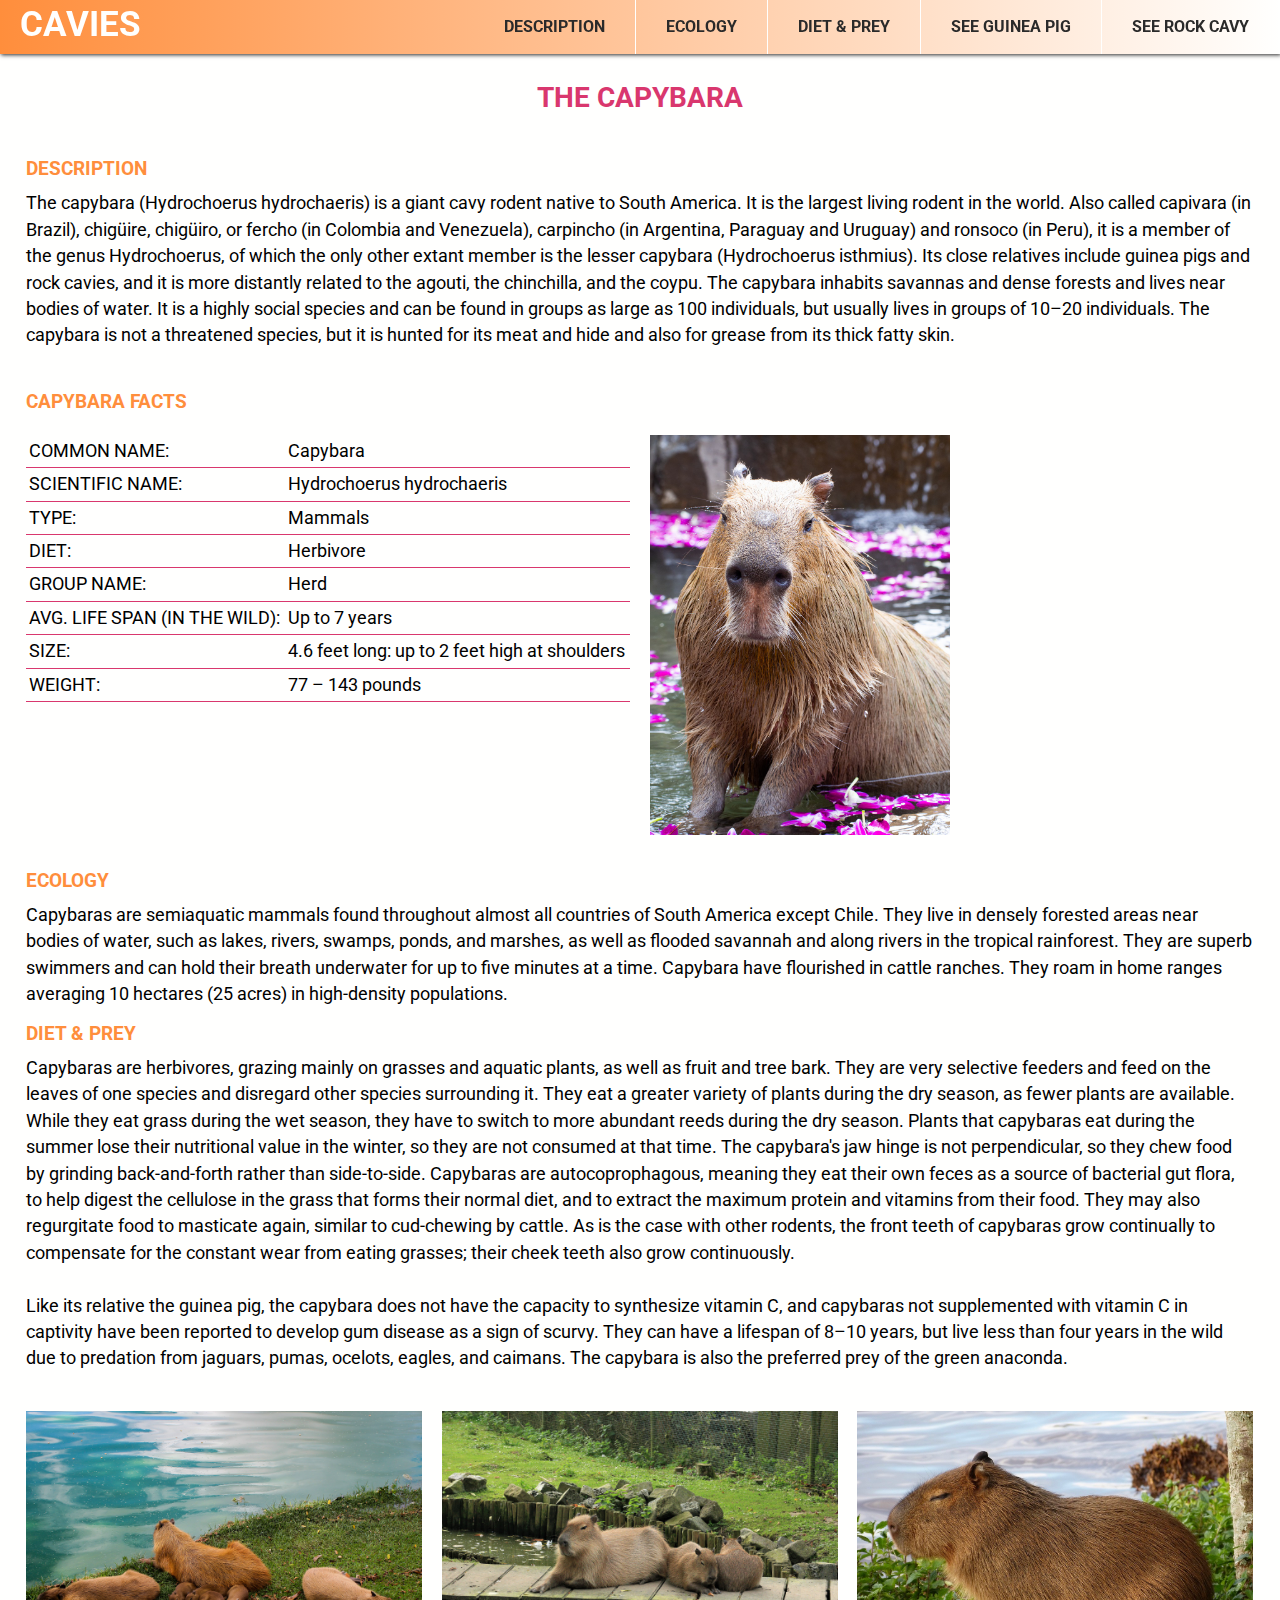
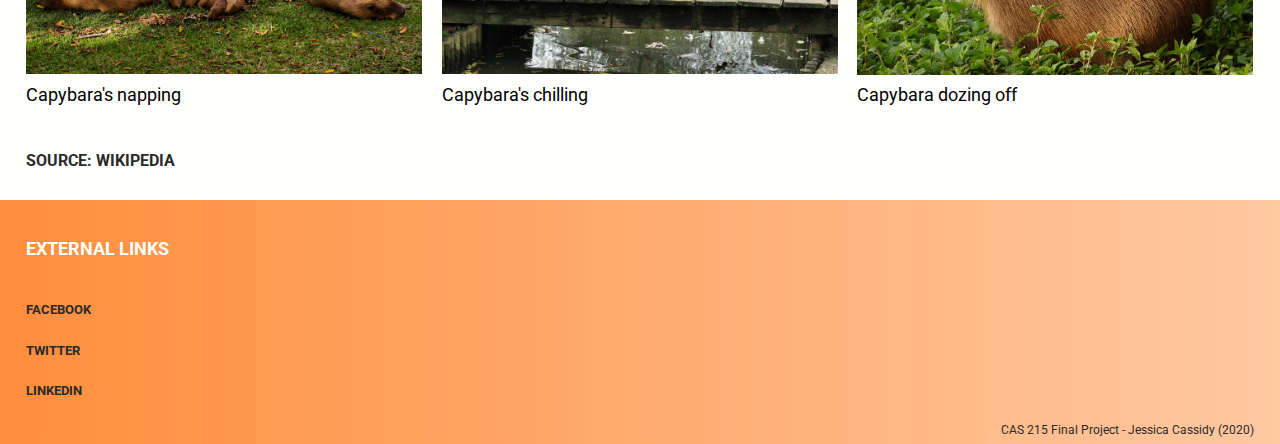
<file: index.html>
<!DOCTYPE html>
<html lang="en">
<head>
    <meta charset="UTF-8">
    <meta name="viewport" content="width=device-width, initial-scale=1.0">
    <meta name="author" content="Jessica Cassidy">

    <title>Capybara</title>
    
    <link href="css/reset.css" rel="stylesheet" type="text/css">
    <link href="css/helper.css" rel="stylesheet" type="text/css">
    <link href="css/grid.css" rel="stylesheet" type="text/css">
    <link href="css/style.css" rel="stylesheet" type="text/css">
    <!-- Font from Google Fonts, Roboto: 'https://fonts.google.com/specimen/Roboto?sidebar.open=true&selection.family=Roboto:wght@300;400;500;700' -->
    <link rel="preconnect" href="https://fonts.gstatic.com">
    <link href="https://fonts.googleapis.com/css2?family=Roboto:wght@300;400;500;700&display=swap" rel="stylesheet">
</head>
<body>
    <header class="header">
        <a href="index.html" class="logo">Cavies</a>
        <input class="menu-btn" type="checkbox" id="menu-btn" />
        <label class="menu-icon" for="menu-btn"><span class="navicon"></span></label>
        <ul class="menu">
            <li><a href="#description">Description</a></li>
            <li><a href="#ecology">Ecology</a></li>
            <li><a href="#diet">Diet & Prey</a></li>
            <li><a href="guineapig.html">See Guinea Pig</a></li>
            <li><a href="rockcavy.html">See Rock Cavy</a></li>
        </ul>
    </header>

    <main>
         <!-- Infortmation from: https://en.wikipedia.org/wiki/Capybara -->
        <section id="description">
            <br>
            <h1>The Capybara</h1>
            <h2>Description</h2>
            <p>The capybara (Hydrochoerus hydrochaeris) is a giant cavy rodent native to South America. It 
                is the largest living rodent in the world. Also called capivara (in Brazil), chigüire, 
                chigüiro, or fercho (in Colombia and Venezuela), carpincho (in Argentina, Paraguay and 
                Uruguay) and ronsoco (in Peru), it is a member of the genus Hydrochoerus, of which the only
                other extant member is the lesser capybara (Hydrochoerus isthmius). Its close relatives 
                include guinea pigs and rock cavies, and it is more distantly related to the agouti, the 
                chinchilla, and the coypu. The capybara inhabits savannas and dense forests and lives near 
                bodies of water. It is a highly social species and can be found in groups as large as 100 
                individuals, but usually lives in groups of 10–20 individuals. The capybara is not a 
                threatened species, but it is hunted for its meat and hide and also for grease from its 
                thick fatty skin.</p><br>
        </section>  

        <h2>Capybara Facts</h2>
        <!-- Data from: https://www.nationalgeographic.com/animals/mammals/c/cabybara-facts/ -->
        <section id="features" class="section group"> 
            <div class="col span_1_of_2">
                <!-- Data Table from: https://www.nationalgeographic.com/animals/mammals/c/cabybara-facts/ -->
                <table class="hoverTable">
                    <tr>
                        <td>COMMON NAME:</td>
                        <td>Capybara</td>
                    </tr>
                    <tr>
                        <td>SCIENTIFIC NAME:</td>
                        <td>Hydrochoerus hydrochaeris</td>
                    </tr>
                    <tr>
                        <td>TYPE:</td>
                        <td>Mammals</td>
                    </tr>
                    <tr>
                        <td>DIET:</td>
                        <td>Herbivore</td>
                    </tr>
                    <tr>
                        <td>GROUP NAME:</td>
                        <td>Herd</td>
                    </tr>
                    <tr>
                        <td>AVG. LIFE SPAN (IN THE WILD):</td>
                        <td>Up to 7 years</td>
                    </tr>
                    <tr>
                        <td>SIZE:</td>
                        <td>4.6 feet long: up to 2 feet high at shoulders</td>
                    </tr>
                    <tr>
                        <td>WEIGHT:</td>
                        <td>77 – 143 pounds</td>
                    </tr>
                </table>
            </div>
            <div class="col span_1_of_2">
                <img src="images/capybara6.jpg" id="capybaraimg6" alt="capybara photo" title="capybara">
                <!-- Image from: https://pixabay.com/vectors/capybara-mammal-capibara-animal-147184/ -->
            </div>
            </div>
        </section>
        
        <section id="ecology">    
            <h2>Ecology</h2>
            <p>Capybaras are semiaquatic mammals found throughout almost all countries of South America except 
                Chile. They live in densely forested areas near bodies of water, such as lakes, rivers, swamps,
                ponds, and marshes, as well as flooded savannah and along rivers in the tropical rainforest. 
                They are superb swimmers and can hold their breath underwater for up to five minutes at a time. 
                Capybara have flourished in cattle ranches. They roam in home ranges averaging 10 hectares (25 acres)
                in high-density populations.
        </section>

        <section id="diet">
            <h2>Diet & Prey</h2>
            <p>Capybaras are herbivores, grazing mainly on grasses and aquatic plants, as well as fruit and tree 
                bark. They are very selective feeders and feed on the leaves of one species and disregard other 
                species surrounding it. They eat a greater variety of plants during the dry season, as fewer plants 
                are available. While they eat grass during the wet season, they have to switch to more abundant 
                reeds during the dry season. Plants that capybaras eat during the summer lose their nutritional
                value in the winter, so they are not consumed at that time. The capybara's jaw hinge is not 
                perpendicular, so they chew food by grinding back-and-forth rather than side-to-side. Capybaras are 
                autocoprophagous, meaning they eat their own feces as a source of bacterial gut flora, to help digest 
                the cellulose in the grass that forms their normal diet, and to extract the maximum protein and 
                vitamins from their food. They may also regurgitate food to masticate again, similar to cud-chewing 
                by cattle. As is the case with other rodents, the front teeth of capybaras grow continually to compensate 
                for the constant wear from eating grasses; their cheek teeth also grow continuously.
                <br><br>
                Like its relative the guinea pig, the capybara does not have the capacity to synthesize vitamin C, and 
                capybaras not supplemented with vitamin C in captivity have been reported to develop gum disease as a 
                sign of scurvy. They can have a lifespan of 8–10 years, but live less than four years in the wild due to 
                predation from jaguars, pumas, ocelots, eagles, and caimans. The capybara is also the preferred prey 
                of the green anaconda.</p>
                <br>
        </section>

        <div id="photos" class="section group">
            <div class="col span_1_of_3">
                <img src="images/capybara2.jpg" id="capybaraimg2" alt="capybara photo" title="capybara">
                <!-- Image from: https://pixabay.com/photos/capybara-animal-lake-family-599549/ -->
                <p>Capybara's napping</p>
            </div>
            <div class="col span_1_of_3">
                <img src="images/capybara4.jpg" id="capybaraimg4" alt="capybara photo" title="capybara">
                <!-- Image from: https://pixabay.com/photos/capybara-faunapark-animal-park-4993986/ -->
                <p>Capybara's chilling</p>
            </div>
            <div class="col span_1_of_3">
                <img src="images/capybara3.jpeg" id="capybaraimg3" alt="capybara photo" title="capybara">
                <!-- Image from: https://pixabay.com/photos/capybara-nature-animal-puppy-977101/ -->
                <p>Capybara dozing off</p>
            </div>
        </div>
        <section id="source">
            <br>
            <a href="https://en.wikipedia.org/wiki/Capybara" target="_blank">Source: Wikipedia</a>
        </section>
    </main>


    <footer>
        <h2>External Links</h2>
        <br>
        <ul>
            <li><a href="https://www.facebook.com" target="_blank">Facebook</a></li>
            <li><a href="https://twitter.com" target="_blank">Twitter</a></li>
            <li><a href="https://www.linkedin.com/" target="_blank">LinkedIn</a></li>
        </ul>
        <p id="copyrighttext">CAS 215 Final Project - Jessica Cassidy (2020)</p>
    </footer>

</body>
</html>
</file>
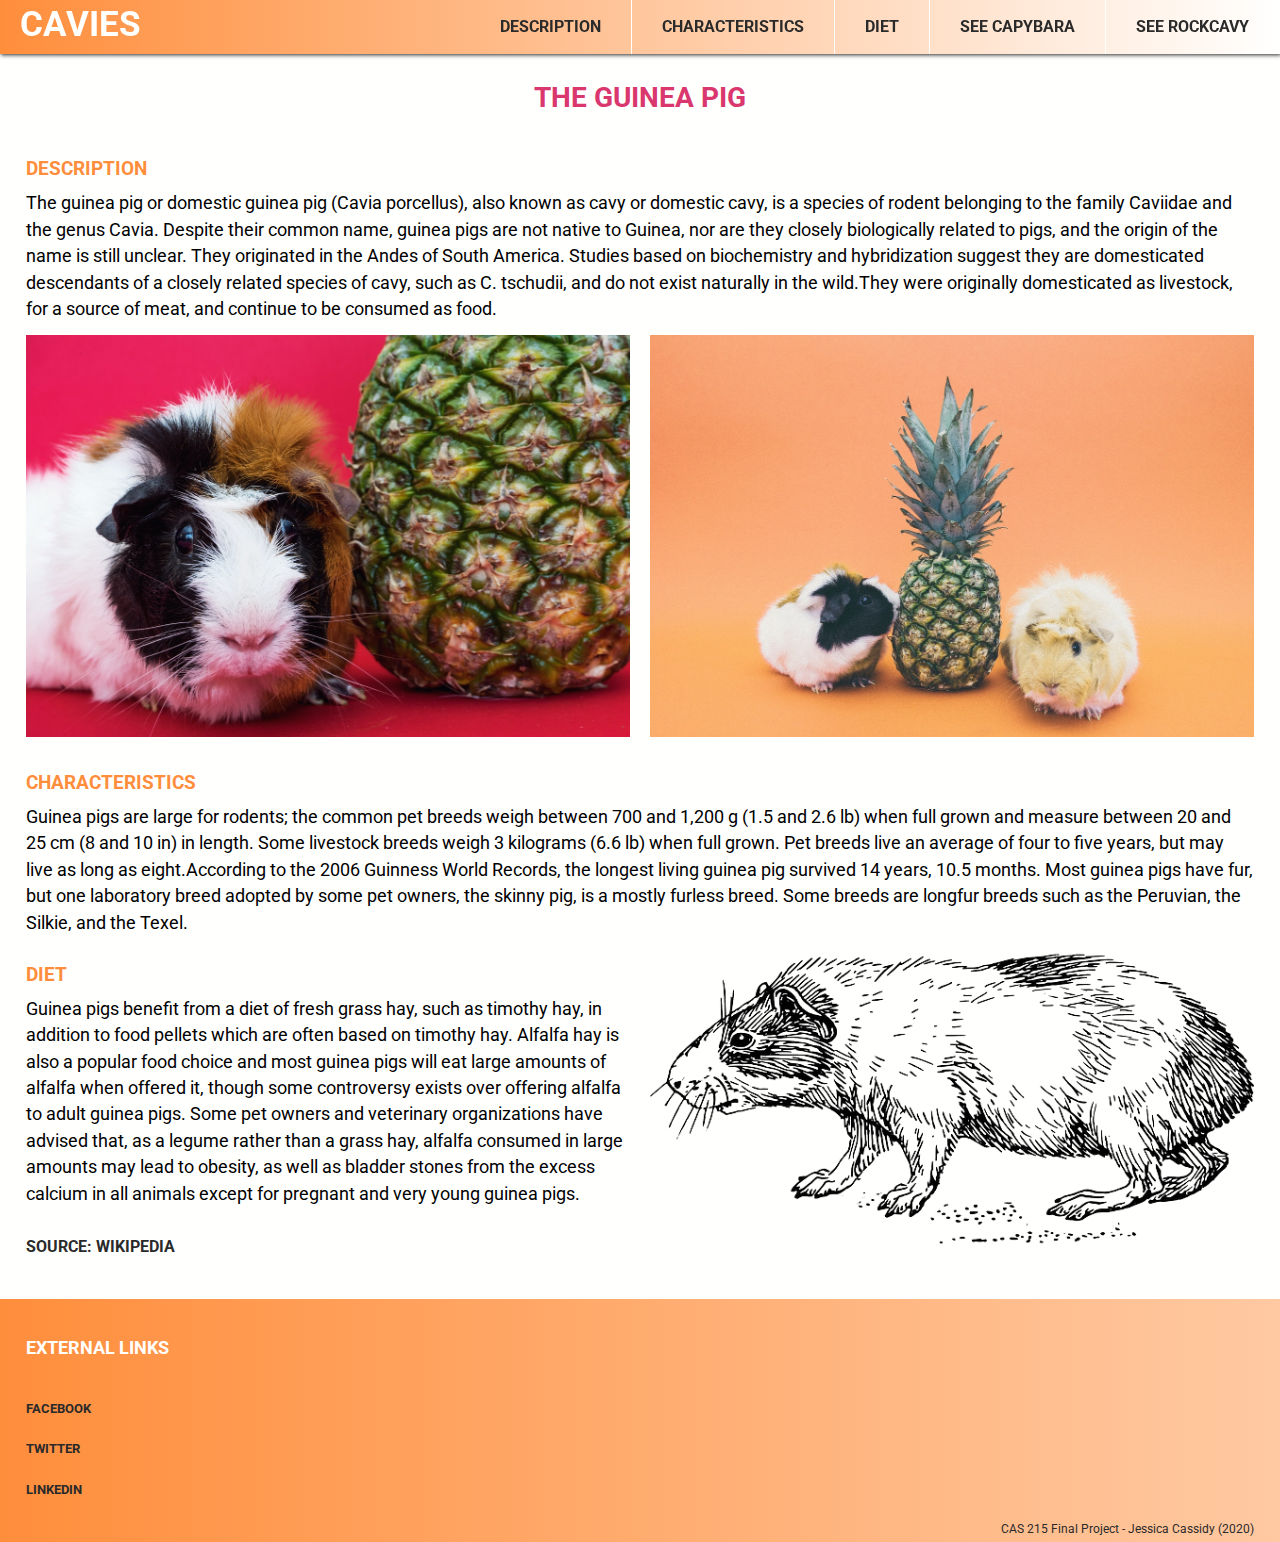
<file: guineapig.html>
<!DOCTYPE html>
<html lang="en">
<head>
    <meta charset="UTF-8">
    <meta name="viewport" content="width=device-width, initial-scale=1.0">
    <meta name="author" content="Jessica Cassidy">

    <title>Guinea Pig</title>
    
    <link href="css/reset.css" rel="stylesheet" type="text/css">
    <link href="css/helper.css" rel="stylesheet" type="text/css">
    <link href="css/grid.css" rel="stylesheet" type="text/css">
    <link href="css/style.css" rel="stylesheet" type="text/css">
    <!-- Font from Google Fonts, Roboto: 'https://fonts.google.com/specimen/Roboto?sidebar.open=true&selection.family=Roboto:wght@300;400;500;700' -->
    <link rel="preconnect" href="https://fonts.gstatic.com">
    <link href="https://fonts.googleapis.com/css2?family=Roboto:wght@300;400;500;700&display=swap" rel="stylesheet">
</head>
<body>
    <header class="header">
        <a href="index.html" class="logo">Cavies</a>
        <input class="menu-btn" type="checkbox" id="menu-btn" />
        <label class="menu-icon" for="menu-btn"><span class="navicon"></span></label>
        <ul class="menu">
            <li><a href="#description">Description</a></li>
            <li><a href="#characteristics">Characteristics</a></li>
            <li><a href="#diet">Diet</a></li>
            <li><a href="index.html">See Capybara </a></li>
            <li><a href="rockcavy.html">See Rockcavy </a></li>
        </ul>
    </header>

    <main>
         <!-- Info from: https://en.wikipedia.org/wiki/Guinea_pig -->
        <section id="description">
            <br>
            <h1>The Guinea Pig</h1>
            <h2>Description</h2>
            <p>The guinea pig or domestic guinea pig (Cavia porcellus), also known as cavy or domestic 
                cavy, is a species of rodent belonging to the family Caviidae and the genus Cavia. Despite 
                their common name, guinea pigs are not native to Guinea, nor are they closely biologically 
                related to pigs, and the origin of the name is still unclear. They originated in the Andes 
                of South America. Studies based on biochemistry and hybridization suggest they are 
                domesticated descendants of a closely related species of cavy, such as C. tschudii, and do
                not exist naturally in the wild.They were originally domesticated as livestock, for
                a source of meat, and continue to be consumed as food.</p>
        </section>  

        <!-- Data from: https://www.nationalgeographic.com/animals/mammals/c/cabybara-facts/ -->
        <section id="features" class="section group"> 
            <div class="col span_1_of_2">
                <img src="images/guinea1.jpg" id="guineaimg1" alt="guinea pig photo" title="guinea pig">
                <!-- Image from: https://www.pexels.com/search/guinea%20pig/ -->
            </div>
            <div class="col span_1_of_2">
                <img src="images/guinea2.jpg" id="guineaimg2" alt="guinea pig photo" title="guinea pig">
                <!-- Image from: https://www.pexels.com/search/guinea%20pig/ -->
            </div>
            </div>
        </section>

        <section id="characteristics">    
            <h2>Characteristics</h2>
            <!-- Info from: https://en.wikipedia.org/wiki/Guinea_pig -->
            <p>Guinea pigs are large for rodents; the common pet breeds weigh between 700 and 1,200 g (1.5 and 2.6 lb) 
                when full grown and measure between 20 and 25 cm (8 and 10 in) in length. Some livestock breeds weigh 3
                kilograms (6.6 lb) when full grown. Pet breeds live an average of four to five years, but may live 
                as long as eight.According to the 2006 Guinness World Records, the longest living guinea pig survived
                14 years, 10.5 months. Most guinea pigs have fur, but one laboratory breed adopted by some pet owners, 
                the skinny pig, is a mostly furless breed. Some breeds are longfur breeds such as the Peruvian, the Silkie, 
                and the Texel.
            </p>
        </section>

        <section id="features" class="section group"> 
            <div class="col span_1_of_2">
                <section id="diet">
                    <h2>Diet</h2>
                    <p>Guinea pigs benefit from a diet of fresh grass hay, such as timothy hay, in addition to food pellets which are
                        often based on timothy hay. Alfalfa hay is also a popular food choice and most guinea pigs will eat large amounts
                        of alfalfa when offered it, though some controversy exists over offering alfalfa to adult guinea pigs. 
                        Some pet owners and veterinary organizations have advised that, as a legume rather than a grass hay, alfalfa consumed 
                        in large amounts may lead to obesity, as well as bladder stones from the excess calcium in all animals except for 
                        pregnant and very young guinea pigs.</p>
                </section>
        
                <section id="source">
                    <br>
                    <a href="https://en.wikipedia.org/wiki/Guinea_pig" target="_blank">Source: Wikipedia</a>
                </section>
            </div>
            <div class="col span_1_of_2">
                <img src="images/guinea3.png" id="guineaimg3" alt="guinea pig photo" title="guinea pig">
                <!-- Image from: https://pixabay.com/vectors/guinea-pig-cavy-animal-biology-153029/ -->
            </div>
            </div>
        </section>

    </main>



    <footer>
        <h2>External Links</h2>
        <br>
        <ul>
            <li><a href="https://www.facebook.com" target="_blank">Facebook</a></li>
            <li><a href="https://twitter.com" target="_blank">Twitter</a></li>
            <li><a href="https://www.linkedin.com/" target="_blank">LinkedIn</a></li>
        </ul>
        <p id="copyrighttext">CAS 215 Final Project - Jessica Cassidy (2020)</p>
    </footer>
</body>
</html>
</file>
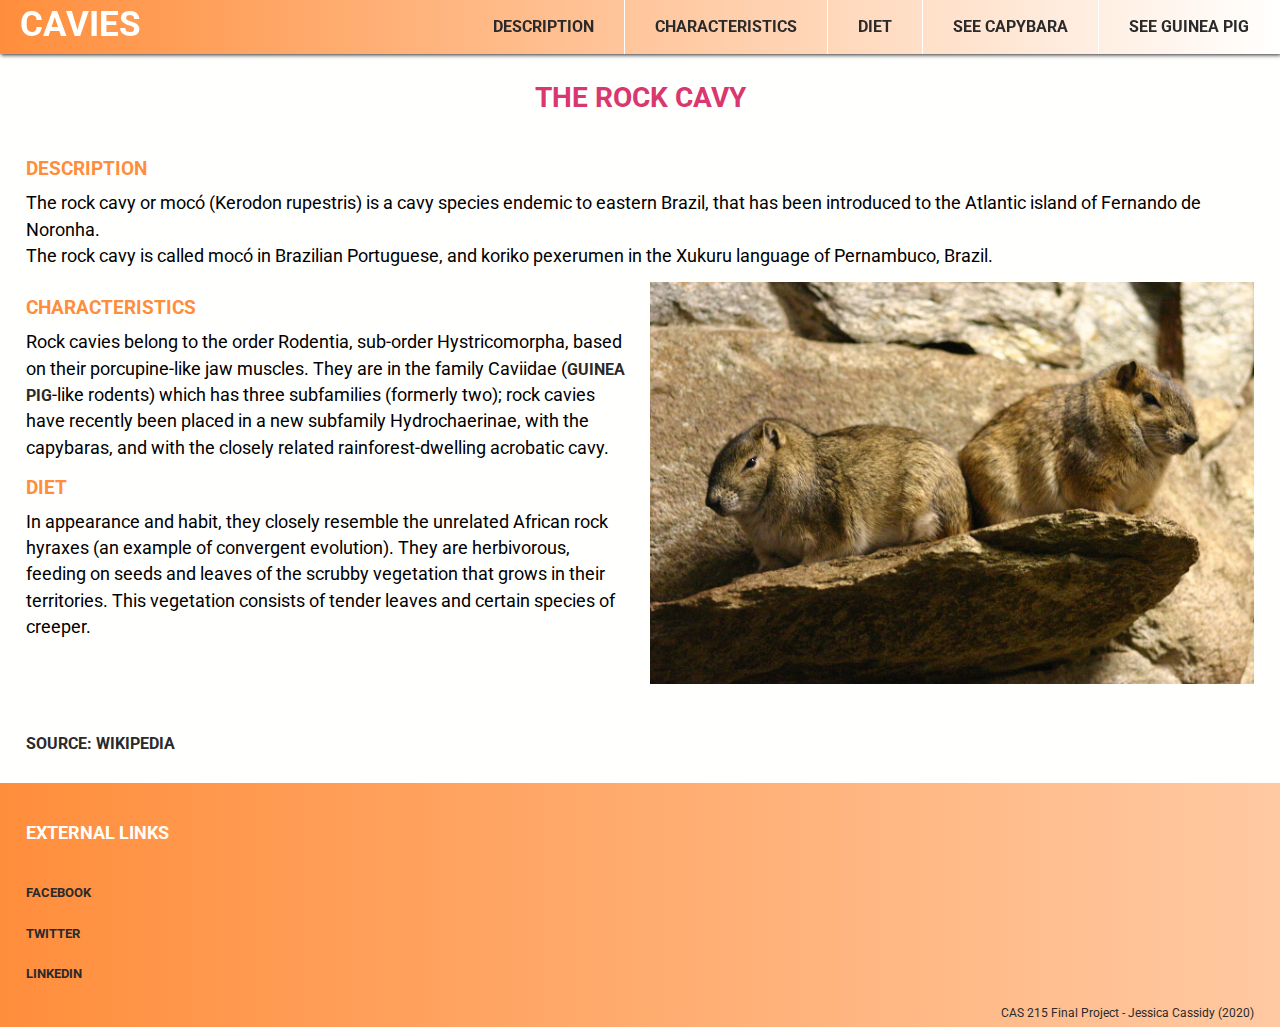
<file: rockcavy.html>
<!DOCTYPE html>
<html lang="en">
<head>
    <meta charset="UTF-8">
    <meta name="viewport" content="width=device-width, initial-scale=1.0">
    <meta name="author" content="Jessica Cassidy">

    <title>Rock Cavy</title>
    
    <link href="css/reset.css" rel="stylesheet" type="text/css">
    <link href="css/helper.css" rel="stylesheet" type="text/css">
    <link href="css/grid.css" rel="stylesheet" type="text/css">
    <link href="css/style.css" rel="stylesheet" type="text/css">
    <!-- Font from Google Fonts, Roboto: 'https://fonts.google.com/specimen/Roboto?sidebar.open=true&selection.family=Roboto:wght@300;400;500;700' -->
    <link rel="preconnect" href="https://fonts.gstatic.com">
    <link href="https://fonts.googleapis.com/css2?family=Roboto:wght@300;400;500;700&display=swap" rel="stylesheet">
</head>
<body>
    <header class="header">
        <a href="index.html" class="logo">Cavies</a>
        <input class="menu-btn" type="checkbox" id="menu-btn" />
        <label class="menu-icon" for="menu-btn"><span class="navicon"></span></label>
        <ul class="menu">
            <li><a href="#description">Description</a></li>
            <li><a href="#characteristics">Characteristics</a></li>
            <li><a href="#diet">Diet</a></li>
            <li><a href="index.html">See Capybara </a></li>
            <li><a href="guineapig.html">See Guinea Pig </a></li>
        </ul>
    </header>

    <main>
        <!-- Image from: https://en.wikipedia.org/wiki/Rock_cavy -->
        <section id="description">
            <br>
            <h1>The Rock Cavy</h1>
            <h2>Description</h2>
            <p>The rock cavy or mocó (Kerodon rupestris) is a cavy species endemic to eastern Brazil, that 
                has been introduced to the Atlantic island of Fernando de Noronha.
                <br>
                The rock cavy is called mocó in Brazilian Portuguese, and koriko pexerumen in the Xukuru language of Pernambuco, Brazil.</p>
        </section>  

        <section id="features" class="section group"> 
            <div class="col span_1_of_2">
                <section id="characteristics">    
                    <h2>Characteristics</h2>
                    <p>Rock cavies belong to the order Rodentia, sub-order Hystricomorpha, based on their 
                        porcupine-like jaw muscles. They are in the family Caviidae (<a href="guineapig.html">guinea pig</a>-like rodents) 
                        which has three subfamilies (formerly two); rock cavies have recently been placed in 
                        a new subfamily Hydrochaerinae, with the capybaras, and with the closely related 
                        rainforest-dwelling acrobatic cavy.
                        
                    </p>
                </section>
                <section id="diet">
                    <h2>Diet</h2>
                    <p>In appearance and habit, they closely resemble the unrelated African rock hyraxes 
                        (an example of convergent evolution). They are herbivorous, feeding on seeds and leaves 
                        of the scrubby vegetation that grows in their territories. This vegetation consists of 
                        tender leaves and certain species of creeper.</p>
                </section>
            </div>
            <div class="col span_1_of_2">
                <section id="characteristics">    
                    <img src="images/rockcavy1.jpg" id="rockcavyimg1" alt="rock cavy photo" title="rock cavy">
                </section>
            </div>
            </div>
        </section>

        <section id="source">
            <br>
            <a href="https://en.wikipedia.org/wiki/Rock_cavy" target="_blank">Source: Wikipedia</a>
        </section>
    </main>



    <footer>
        <h2>External Links</h2>
        <br>
        <ul>
            <li><a href="https://www.facebook.com" target="_blank">Facebook</a></li>
            <li><a href="https://twitter.com" target="_blank">Twitter</a></li>
            <li><a href="https://www.linkedin.com/" target="_blank">LinkedIn</a></li>
        </ul>
        <p id="copyrighttext">CAS 215 Final Project - Jessica Cassidy (2020)</p>
    </footer>
</body>
</html>
</file>
<file: css/helper.css>
/*
File Name: helper.css
Date: XX/XX/2020
Programmer: Jessica Cassidy
*/

/* HELPER STYLESHEET */
 
/*

BOX-SIZING CHANGE (box-sizing property)

The following CSS changes the default box-sizing of box elements from
content-box to border-box.

border-box automatically includes border *and* padding sizes into your
box property widths. No more subtracting padding and border sizes from
your box widths! Now you can use responsive grids without fear of 
making your columns too wide and causing that annoying left-right
scroll bar at the bottom of the page.

Remember: this does not take margins into account since margins are 
not technically part of the box. For those, you will still have to 
do some subtraction. 

*/

* {
    box-sizing: border-box;
}
 
/*

TEXT RENDERING (text-rendering property)

Some fonts are built to handle certain combinations of lettering through
the use of something called ligatures. For instance, the letters "fi" in
a serif font can look odd if the top curve of the f runs into the dot of
the i next to it. A ligature styles them both beautifully. Your browser
generally does this for you but not on font sizes smaller than 20pt. This
text-rendering code changes that. This one is entirely optional and you
can remove this first line if you're not comfortable with it.


FONT SMOOTHING (font-smoothing property)

At this point in time, the font smoothing your browser does by default
is imperfect and makes the font too thick. Using font-smoothing in CSS is
subtle on a standard display but impressive in a high-definition display.
There are two additional declarations to cover usage in Webkit and 
Mozilla engine browsers.

*/

html {
    text-rendering: optimizeLegibility;
    -webkit-font-smoothing: antialiased;
    -moz-osx-font-smoothing: grayscale;
}

/*

USE IMAGES, EMBEDS AND OBJECTS FREELY WITHOUT WORRYING ABOUT SIZES AND
BREAKING YOUR LAYOUTS (max-width property)

The following ensures that images and embedded content you add can't be 
wider than the box element they are currently in. This is important for 
responsive design, as this allows you to use images without having to 
specify width and height attributes in the HTML.

*/

img, embed, object {
    max-width: 100%;
}

/*

DEFAULT BEHAVIOR OF SELECTED HYPERLINKS (outline property)

No more ugly dotted outlines on your active links! This is not very 
noticeable until it's pointed out, but it makes for a cleaner user
experience.

*/

a {
    outline: none;
}

/*

IDENTIFYING HYPERLINK URLs FOR NON-INTERACTIVE DEVICE MEDIA (FOR PRINT,
content property)

Printed versions of the web page will now add the URL right after the
hyperlink, since you can't follow hyperlinks on printed pages. At least,
not yet! The content property allows this.

*/

 @media print {
    a:after {
        content: " [' attr(href) '] ";
    }
}
</file>
<file: css/grid.css>
/*
File Name: grid.css
Date: XX/XX/2020
Programmer: Jessica Cassidy
*/

/* Code From: http://www.responsivegridsystem.com/calculator/ */
/*  SECTIONS  */
.section {
	clear: both;
	padding: 0px;
	margin: 0px;
}

/*  COLUMN SETUP  */
.col {
	display: block;
	float:left;
	margin: 1% 0 1% 1.6%;
}
.col:first-child { margin-left: 0; }

/*  GROUPING  */
.group:before,
.group:after { content:""; display:table; }
.group:after { clear:both;}
.group { zoom:1; /* For IE 6/7 */ }

/*  GRID OF TWO  */
.span_2_of_2 {
	width: 100%;
}
.span_1_of_2 {
	width: 49.2%;
}

/*  GRID OF THREE  */
.span_3_of_3 { width: 100%; }
.span_2_of_3 { width: 66.13%; }
.span_1_of_3 { width: 32.26%; }

/*  GO FULL WIDTH BELOW 480 PIXELS */
@media only screen and (max-width: 480px) {
	.col {  margin: 1% 0 1% 0%; }
	.span_3_of_3, .span_2_of_3, .span_1_of_3 { width: 100%; }
}

/*  GO FULL WIDTH AT LESS THAN 480 PIXELS */

@media only screen and (max-width: 480px) {
	.col { 
		margin: 1% 0 1% 0%;
	}
}

@media only screen and (max-width: 480px) {
	.span_2_of_2, .span_1_of_2 { width: 100%; }
}
</file>
<file: css/style.css>
/* Generated by less 3.11.1 */
/*
File Name: style.less
Date: 11/30/2020
Programmer: Jessica Cassidy
*/
/* Project color palette from Happy Hues: https://www.happyhues.co/palettes/9 */
/* Start Parametric Mixins */
/* End Other Parametric mixins */
/* Regular Mixins */
/* MOBILE STYLESHEET */
body {
  font-family: 'Roboto', sans-serif;
  font-size: 1.1em;
  line-height: 1.5em;
  color: #000000;
}
h1 {
  font-weight: 700;
  color: #D9376E;
  font-size: 1.6em;
  font-weight: bold;
  line-height: 1.6em;
  text-transform: uppercase;
  padding-bottom: 0.8em;
  padding-top: 0.8em;
  text-align: center;
}
h2 {
  font-weight: 500;
  color: #FF8E3C;
  font-size: 1.1em;
  font-weight: bold;
  line-height: 1.1em;
  text-transform: uppercase;
  padding-top: 0.55em;
  padding-bottom: 0.55em;
  padding-top: 0.8em;
}
a {
  text-decoration: none;
}
a:link {
  color: #2A2A2A;
  font-size: 0.9em;
  font-weight: bold;
  line-height: 0.9em;
  text-transform: uppercase;
  padding-top: 0.45em;
  padding-bottom: 0.45em;
}
a:visited {
  color: #D9376E;
  font-size: 1.1em;
  font-weight: bold;
  line-height: 1.1em;
  text-transform: uppercase;
  padding-top: 0.55em;
  padding-bottom: 0.55em;
}
a:hover {
  cursor: pointer;
  /* Changes cursor to a pointer hand */
  color: #2A2A2A;
  font-size: 0.8em;
  font-weight: bold;
  line-height: 0.8em;
  text-transform: uppercase;
  padding-top: 0.4em;
  padding-bottom: 0.4em;
}
main {
  background-color: #FFFFFE;
}
footer {
  background-color: #FF8E3C;
  color: #FFFFFE;
  background: #ffc9a2;
  /* For browsers that do not support gradients */
  background: -o-linear-gradient(left, #ffc9a2, #FF8E3C);
  background: -moz-linear-gradient(left, #ffc9a2, #FF8E3C);
  background: linear-gradient(to left, #ffc9a2, #FF8E3C);
}
footer h2 {
  color: #FFFFFE;
  font-size: 1em;
}
.hoverTable {
  width: 100%;
  border-collapse: collapse;
}
table {
  margin-bottom: 1.5em;
}
table th,
table td {
  padding: 3px;
  text-align: left;
  border-bottom: 1px solid #D9376E;
}
table tr:hover {
  background-color: #FF8E3C;
}
#copyrighttext {
  float: right;
  font-family: 'Roboto', sans-serif;
  font-size: 0.7em;
  color: #2A2A2A;
}
#capybaraimg6 {
  width: 300px;
}
/*TABLET STYLESHEET
The following CSS affects all screen sizes larger than 480 pixels wide.*/
/*LANDSCAPE*/
@media only screen and (min-width: 479px) {
  main,
  footer {
    padding: 1.5em;
  }
  footer ul li {
    text-align: left;
    padding-bottom: 1em;
    font-size: 0.8em;
    list-style-type: none;
  }
}
/*PORTRAIT*/
@media only screen and (min-width: 320px) {
  main,
  footer {
    padding: 1.5em;
  }
  footer ul li {
    text-align: left;
    padding-bottom: 1em;
    font-size: 0.8em;
    list-style-type: none;
  }
  /* HAMBURGER NAV MOBILE */
  /* Code From: Code Pen user mutedblues: https://codepen.io/mutedblues/pen/MmPNPG */
  body {
    margin: 0;
    font-family: 'Roboto', sans-serif;
    background-color: #FFFFFE;
  }
  a {
    color: #FFFFFE;
  }
  /* header */
  .header {
    background: #FFFFFE;
    /* For browsers that do not support gradients */
    background: -o-linear-gradient(left, #FFFFFE, #FF8E3C);
    background: -moz-linear-gradient(left, #FFFFFE, #FF8E3C);
    background: linear-gradient(to left, #FFFFFE, #FF8E3C);
    box-shadow: 1px 1px 4px 0 #2a2a2a;
    position: fixed;
    width: 100%;
    z-index: 3;
  }
  .header ul {
    margin: 0;
    padding: 0;
    list-style: none;
    overflow: hidden;
  }
  .header li a {
    display: block;
    padding: 20px 20px;
    border-right: 1px solid #FFFFFE;
    text-decoration: none;
  }
  .header li a:hover,
  .header .menu-btn:hover {
    background-color: #FFFFFE;
    color: #FF8E3C;
  }
  .header .logo {
    display: block;
    float: left;
    font-size: 2em;
    padding: 10px 20px;
    text-decoration: none;
    color: #FFFFFE;
  }
  /* menu */
  .header .menu {
    clear: both;
    max-height: 0;
    transition: max-height 0.2s ease-out;
  }
  /* menu icon */
  .header .menu-icon {
    cursor: pointer;
    display: inline-block;
    float: right;
    padding: 28px 20px;
    position: relative;
    user-select: none;
  }
  .header .menu-icon .navicon {
    background: #0D0D0D;
    display: block;
    height: 2px;
    position: relative;
    transition: background 0.2s ease-out;
    width: 18px;
  }
  .header .menu-icon .navicon:before,
  .header .menu-icon .navicon:after {
    background: #0D0D0D;
    content: '';
    display: block;
    height: 100%;
    position: absolute;
    transition: all 0.2s ease-out;
    width: 100%;
  }
  .header .menu-icon .navicon:before {
    top: 5px;
  }
  .header .menu-icon .navicon:after {
    top: -5px;
  }
  /* menu btn */
  .header .menu-btn {
    display: none;
  }
  .header .menu-btn:checked ~ .menu {
    max-height: 400px;
  }
  .header .menu-btn:checked ~ .menu-icon .navicon {
    background: transparent;
  }
  .header .menu-btn:checked ~ .menu-icon .navicon:before {
    transform: rotate(-45deg);
  }
  .header .menu-btn:checked ~ .menu-icon .navicon:after {
    transform: rotate(45deg);
  }
  .header .menu-btn:checked ~ .menu-icon:not(.steps) .navicon:before,
  .header .menu-btn:checked ~ .menu-icon:not(.steps) .navicon:after {
    top: 0;
  }
}
/*DESKTOP STYLESHEET
The following CSS affects all screen sizes larger than 1024 pixels wide.*/
@media only screen and (min-width: 1025px) {
  /* HAMBURGER NAV DESKTOP */
  /* Code From: Code Pen user mutedblues: https://codepen.io/mutedblues/pen/MmPNPG */
  .header li {
    float: left;
  }
  .header li a {
    padding: 20px 30px;
  }
  .header .menu {
    clear: none;
    float: right;
    max-height: none;
  }
  .header .menu-icon {
    display: none;
  }
}
</file>
